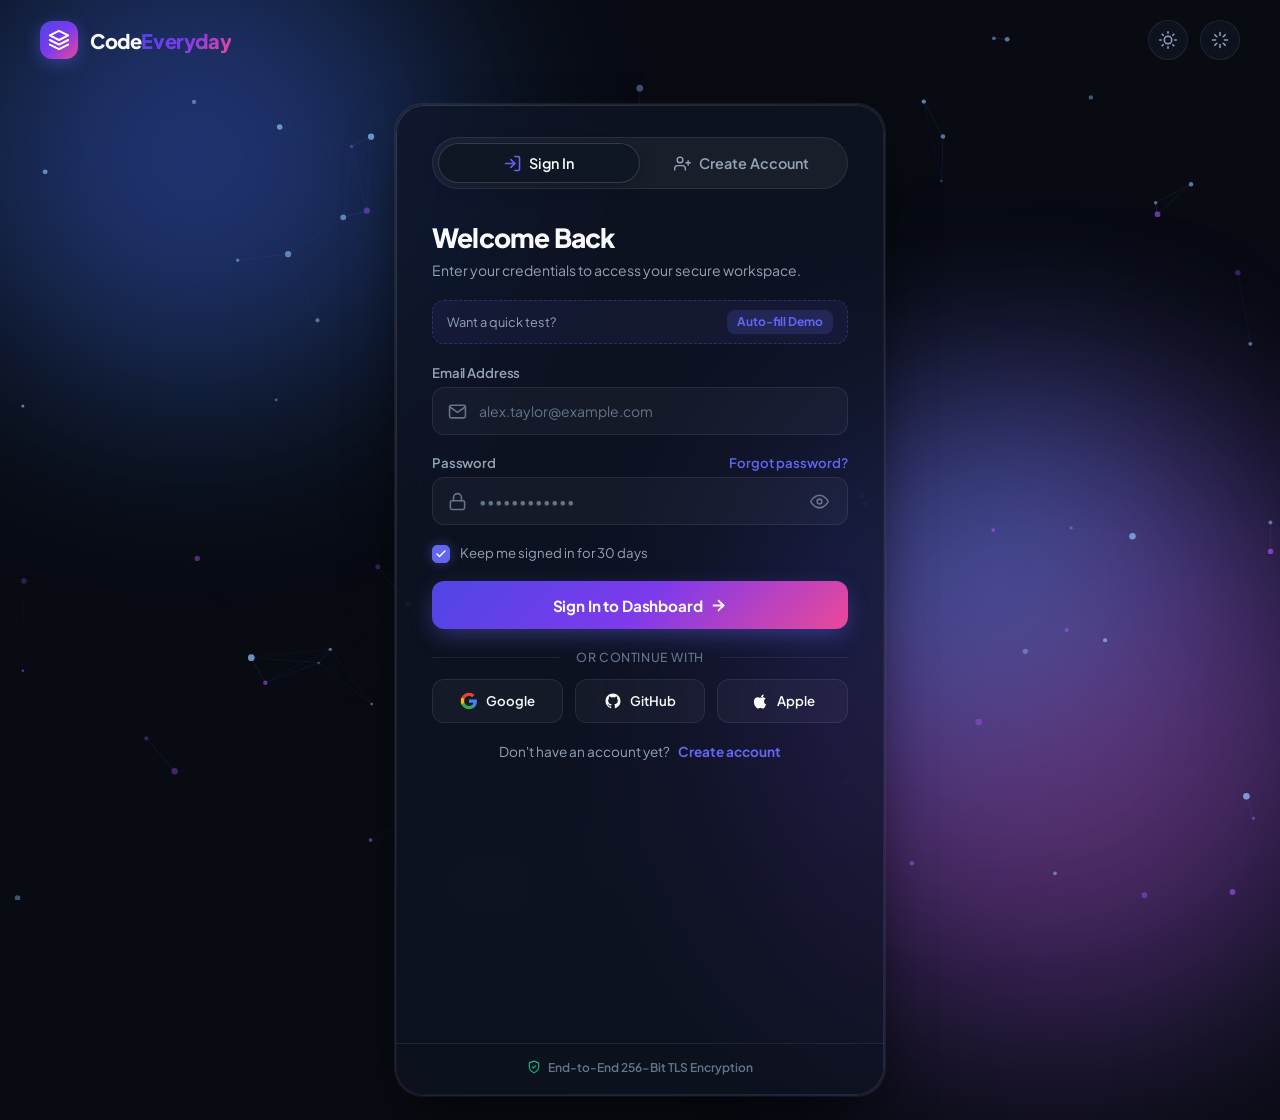
<file: index.html>
<!DOCTYPE html>
<html lang="en">
<head>
  <meta charset="UTF-8">
  <meta name="viewport" content="width=device-width, initial-scale=1.0">
  <title>Code Everyday • Daily Programming Challenges & Streaks</title>
  <link rel="preconnect" href="https://fonts.googleapis.com">
  <link rel="preconnect" href="https://fonts.gstatic.com" crossorigin>
  <link href="https://fonts.googleapis.com/css2?family=Plus+Jakarta+Sans:wght@300;400;500;600;700;800&display=swap" rel="stylesheet">
  <link rel="stylesheet" href="css/style.css">
</head>
<body class="theme-dark">
  <!-- Interactive Canvas Particle Background -->
  <canvas id="particleCanvas" class="particle-canvas" aria-hidden="true"></canvas>

  <!-- Ambient Glowing Aurora Orbs (Smooth CSS Keyframe Animation) -->
  <div class="ambient-glow glow-1" aria-hidden="true"></div>
  <div class="ambient-glow glow-2" aria-hidden="true"></div>
  <div class="ambient-glow glow-3" aria-hidden="true"></div>

  <!-- Top Navigation & Controls -->
  <header class="portal-header">
    <div class="brand">
      <div class="brand-icon">
        <svg viewBox="0 0 24 24" fill="none" stroke="currentColor" stroke-width="2.2" stroke-linecap="round" stroke-linejoin="round">
          <polygon points="12 2 2 7 12 12 22 7 12 2"></polygon>
          <polyline points="2 17 12 22 22 17"></polyline>
          <polyline points="2 12 12 17 22 12"></polyline>
        </svg>
      </div>
      <span class="brand-name">Code<span class="gradient-text">Everyday</span></span>
    </div>

    <div class="header-actions">
      <!-- Theme Switcher -->
      <button id="themeToggle" class="icon-btn" title="Toggle Theme" aria-label="Toggle Theme">
        <svg class="sun-icon" viewBox="0 0 24 24" fill="none" stroke="currentColor" stroke-width="2" stroke-linecap="round" stroke-linejoin="round">
          <circle cx="12" cy="12" r="5"></circle>
          <line x1="12" y1="1" x2="12" y2="3"></line>
          <line x1="12" y1="21" x2="12" y2="23"></line>
          <line x1="4.22" y1="4.22" x2="5.64" y2="5.64"></line>
          <line x1="18.36" y1="18.36" x2="19.78" y2="19.78"></line>
          <line x1="1" y1="12" x2="3" y2="12"></line>
          <line x1="21" y1="12" x2="23" y2="12"></line>
          <line x1="4.22" y1="19.78" x2="5.64" y2="18.36"></line>
          <line x1="18.36" y1="5.64" x2="19.78" y2="4.22"></line>
        </svg>
        <svg class="moon-icon" viewBox="0 0 24 24" fill="none" stroke="currentColor" stroke-width="2" stroke-linecap="round" stroke-linejoin="round">
          <path d="M21 12.79A9 9 0 1 1 11.21 3 7 7 0 0 0 21 12.79z"></path>
        </svg>
      </button>

      <!-- Animation Effect Switcher -->
      <button id="animToggle" class="icon-btn" title="Toggle Particle Intensity" aria-label="Toggle Animation">
        <svg viewBox="0 0 24 24" fill="none" stroke="currentColor" stroke-width="2" stroke-linecap="round" stroke-linejoin="round">
          <path d="M12 2v4M12 18v4M4.93 4.93l2.83 2.83M16.24 16.24l2.83 2.83M2 12h4M18 12h4M4.93 19.07l2.83-2.83M16.24 7.76l2.83-2.83"></path>
        </svg>
      </button>
    </div>
  </header>

  <!-- Main Portal Layout -->
  <main class="portal-main">
    <!-- 3D Tilt Card Wrapper -->
    <div class="tilt-container" id="tiltContainer">
      <div class="auth-card" id="authCard">
        <!-- Specular Highlight Sheen Overlay for 3D Tilt -->
        <div class="glare-effect" id="cardGlare" aria-hidden="true"></div>

        <!-- Card Header & Navigation Tabs -->
        <div class="card-top">
          <div class="tab-switcher" role="tablist">
            <div class="tab-slider" id="tabSlider" aria-hidden="true"></div>
            <button class="tab-btn active" id="tabLogin" role="tab" aria-selected="true" aria-controls="loginPanel">
              <svg viewBox="0 0 24 24" fill="none" stroke="currentColor" stroke-width="2" stroke-linecap="round" stroke-linejoin="round">
                <path d="M15 3h4a2 2 0 0 1 2 2v14a2 2 0 0 1-2 2h-4"></path>
                <polyline points="10 17 15 12 10 7"></polyline>
                <line x1="15" y1="12" x2="3" y2="12"></line>
              </svg>
              Sign In
            </button>
            <button class="tab-btn" id="tabRegister" role="tab" aria-selected="false" aria-controls="registerPanel">
              <svg viewBox="0 0 24 24" fill="none" stroke="currentColor" stroke-width="2" stroke-linecap="round" stroke-linejoin="round">
                <path d="M16 21v-2a4 4 0 0 0-4-4H5a4 4 0 0 0-4 4v2"></path>
                <circle cx="8.5" cy="7" r="4"></circle>
                <line x1="20" y1="8" x2="20" y2="14"></line>
                <line x1="23" y1="11" x2="17" y2="11"></line>
              </svg>
              Create Account
            </button>
          </div>
        </div>

        <!-- Sliding Forms Viewport -->
        <div class="forms-viewport">
          <div class="forms-track" id="formsTrack">
            
            <!-- ================= LOGIN FORM ================= -->
            <section class="form-panel" id="loginPanel" role="tabpanel" aria-labelledby="tabLogin">
              <div class="form-intro">
                <h1 class="form-title">Welcome Back</h1>
                <p class="form-subtitle">Enter your credentials to access your secure workspace.</p>
              </div>

              <!-- Quick Demo Autofill Pill -->
              <div class="quick-demo-banner">
                <span>Want a quick test?</span>
                <button type="button" class="btn-demo" id="fillDemoLogin">Auto-fill Demo</button>
              </div>

              <form id="loginForm" class="auth-form" novalidate>
                <!-- Email Field -->
                <div class="input-group">
                  <label for="loginEmail" class="input-label">Email Address</label>
                  <div class="input-wrapper">
                    <span class="input-icon">
                      <svg viewBox="0 0 24 24" fill="none" stroke="currentColor" stroke-width="2" stroke-linecap="round" stroke-linejoin="round">
                        <path d="M4 4h16c1.1 0 2 .9 2 2v12c0 1.1-.9 2-2 2H4c-1.1 0-2-.9-2-2V6c0-1.1.9-2 2-2z"></path>
                        <polyline points="22,6 12,13 2,6"></polyline>
                      </svg>
                    </span>
                    <input type="email" id="loginEmail" class="form-input" placeholder="alex.taylor@example.com" autocomplete="email" required>
                    <span class="status-indicator"></span>
                  </div>
                  <span class="field-error" id="loginEmailError"></span>
                </div>

                <!-- Password Field -->
                <div class="input-group">
                  <div class="label-row">
                    <label for="loginPassword" class="input-label">Password</label>
                    <button type="button" class="link-btn" id="openForgotModal">Forgot password?</button>
                  </div>
                  <div class="input-wrapper">
                    <span class="input-icon">
                      <svg viewBox="0 0 24 24" fill="none" stroke="currentColor" stroke-width="2" stroke-linecap="round" stroke-linejoin="round">
                        <rect x="3" y="11" width="18" height="11" rx="2" ry="2"></rect>
                        <path d="M7 11V7a5 5 0 0 1 10 0v4"></path>
                      </svg>
                    </span>
                    <input type="password" id="loginPassword" class="form-input" placeholder="••••••••••••" autocomplete="current-password" required>
                    <button type="button" class="toggle-password" aria-label="Toggle password visibility" data-target="loginPassword">
                      <svg class="eye-show" viewBox="0 0 24 24" fill="none" stroke="currentColor" stroke-width="2" stroke-linecap="round" stroke-linejoin="round">
                        <path d="M1 12s4-8 11-8 11 8 11 8-4 8-11 8-11-8-11-8z"></path>
                        <circle cx="12" cy="12" r="3"></circle>
                      </svg>
                      <svg class="eye-hide" viewBox="0 0 24 24" fill="none" stroke="currentColor" stroke-width="2" stroke-linecap="round" stroke-linejoin="round">
                        <path d="M17.94 17.94A10.07 10.07 0 0 1 12 20c-7 0-11-8-11-8a18.45 18.45 0 0 1 5.06-5.94M9.9 4.24A9.12 9.12 0 0 1 12 4c7 0 11 8 11 8a18.5 18.5 0 0 1-2.16 3.19m-6.72-1.07a3 3 0 1 1-4.24-4.24"></path>
                        <line x1="1" y1="1" x2="23" y2="23"></line>
                      </svg>
                    </button>
                  </div>
                  <span class="field-error" id="loginPasswordError"></span>
                </div>

                <!-- Remember Me & Options -->
                <div class="form-options">
                  <label class="custom-checkbox">
                    <input type="checkbox" id="loginRemember" checked>
                    <span class="checkbox-box">
                      <svg viewBox="0 0 24 24" fill="none" stroke="currentColor" stroke-width="3" stroke-linecap="round" stroke-linejoin="round">
                        <polyline points="20 6 9 17 4 12"></polyline>
                      </svg>
                    </span>
                    <span class="checkbox-label">Keep me signed in for 30 days</span>
                  </label>
                </div>

                <!-- Submit Button -->
                <button type="submit" class="btn-primary" id="loginSubmit">
                  <span class="btn-content">
                    <span>Sign In to Dashboard</span>
                    <svg class="btn-arrow" viewBox="0 0 24 24" fill="none" stroke="currentColor" stroke-width="2.5" stroke-linecap="round" stroke-linejoin="round">
                      <line x1="5" y1="12" x2="19" y2="12"></line>
                      <polyline points="12 5 19 12 12 19"></polyline>
                    </svg>
                  </span>
                  <div class="btn-spinner" aria-hidden="true"></div>
                </button>
              </form>

              <!-- Social Login Divider -->
              <div class="divider">
                <span>or continue with</span>
              </div>

              <!-- Social Login Buttons -->
              <div class="social-grid">
                <button type="button" class="social-btn" data-provider="Google" aria-label="Sign in with Google">
                  <svg viewBox="0 0 24 24">
                    <path fill="#4285F4" d="M22.56 12.25c0-.78-.07-1.53-.2-2.25H12v4.26h5.92c-.26 1.37-1.04 2.53-2.21 3.31v2.77h3.57c2.08-1.92 3.28-4.74 3.28-8.09z"/>
                    <path fill="#34A853" d="M12 23c2.97 0 5.46-.98 7.28-2.66l-3.57-2.77c-.98.66-2.23 1.06-3.71 1.06-2.86 0-5.29-1.93-6.16-4.53H2.18v2.84C3.99 20.53 7.7 23 12 23z"/>
                    <path fill="#FBBC05" d="M5.84 14.09c-.22-.66-.35-1.36-.35-2.09s.13-1.43.35-2.09V7.06H2.18C1.43 8.55 1 10.22 1 12s.43 3.45 1.18 4.94l2.85-2.22.81-.63z"/>
                    <path fill="#EA4335" d="M12 5.38c1.62 0 3.06.56 4.21 1.64l3.15-3.15C17.45 2.09 14.97 1 12 1 7.7 1 3.99 3.47 2.18 7.06l3.66 2.84c.87-2.6 3.3-4.52 6.16-4.52z"/>
                  </svg>
                  <span>Google</span>
                </button>
                <button type="button" class="social-btn" data-provider="GitHub" aria-label="Sign in with GitHub">
                  <svg viewBox="0 0 24 24" fill="currentColor">
                    <path fill-rule="evenodd" clip-rule="evenodd" d="M12 2C6.477 2 2 6.484 2 12.017c0 4.425 2.865 8.18 6.839 9.504.5.092.682-.217.682-.483 0-.237-.008-.868-.013-1.703-2.782.605-3.369-1.343-3.369-1.343-.454-1.158-1.11-1.466-1.11-1.466-.908-.62.069-.608.069-.608 1.003.07 1.53 1.032 1.53 1.032.892 1.53 2.341 1.088 2.91.832.092-.647.35-1.088.636-1.338-2.22-.253-4.555-1.113-4.555-4.951 0-1.093.39-1.988 1.029-2.688-.103-.253-.446-1.272.098-2.65 0 0 .84-.27 2.75 1.026A9.564 9.564 0 0112 6.844c.85.004 1.705.115 2.504.337 1.909-1.296 2.747-1.027 2.747-1.027.546 1.379.202 2.398.1 2.651.64.7 1.028 1.595 1.028 2.688 0 3.848-2.339 4.695-4.566 4.943.359.309.678.92.678 1.855 0 1.338-.012 2.419-.012 2.747 0 .268.18.58.688.482A10.019 10.019 0 0022 12.017C22 6.484 17.522 2 12 2z"/>
                  </svg>
                  <span>GitHub</span>
                </button>
                <button type="button" class="social-btn" data-provider="Apple" aria-label="Sign in with Apple">
                  <svg viewBox="0 0 24 24" fill="currentColor">
                    <path d="M18.71 19.5c-.83 1.24-1.71 2.45-3.05 2.47-1.34.03-1.77-.79-3.29-.79-1.53 0-2 .77-3.27.82-1.31.05-2.3-1.32-3.14-2.53C4.25 17 2.94 12.45 4.7 9.39c.87-1.52 2.43-2.48 4.12-2.51 1.28-.02 2.5.87 3.29.87.78 0 2.26-1.07 3.81-.91.65.03 2.47.26 3.64 1.98-.09.06-2.17 1.28-2.15 3.81.03 3.02 2.65 4.03 2.68 4.04-.03.07-.42 1.44-1.38 2.83M15.97 6.37c.63-.77 1.06-1.84.95-2.91-.91.04-2.02.61-2.67 1.37-.58.67-1.09 1.76-.95 2.81 1.02.08 2.04-.5 2.67-1.27z"/>
                  </svg>
                  <span>Apple</span>
                </button>
              </div>

              <!-- Switch Prompter -->
              <div class="switch-prompt">
                <span>Don't have an account yet?</span>
                <button type="button" class="link-btn-highlight" id="linkToRegister">Create account</button>
              </div>
            </section>

            <!-- ================= REGISTER FORM ================= -->
            <section class="form-panel" id="registerPanel" role="tabpanel" aria-labelledby="tabRegister">
              <div class="form-intro">
                <h1 class="form-title">Start Your Journey</h1>
                <p class="form-subtitle">Join thousands of creators building high-performance apps.</p>
              </div>

              <!-- Quick Demo Autofill Pill -->
              <div class="quick-demo-banner">
                <span>Fill sample data?</span>
                <button type="button" class="btn-demo" id="fillDemoRegister">Auto-fill Demo</button>
              </div>

              <form id="registerForm" class="auth-form" novalidate>
                <!-- Full Name Field -->
                <div class="input-group">
                  <label for="regName" class="input-label">Full Name</label>
                  <div class="input-wrapper">
                    <span class="input-icon">
                      <svg viewBox="0 0 24 24" fill="none" stroke="currentColor" stroke-width="2" stroke-linecap="round" stroke-linejoin="round">
                        <path d="M20 21v-2a4 4 0 0 0-4-4H8a4 4 0 0 0-4 4v2"></path>
                        <circle cx="12" cy="7" r="4"></circle>
                      </svg>
                    </span>
                    <input type="text" id="regName" class="form-input" placeholder="Sarah Jenkins" autocomplete="name" required>
                    <span class="status-indicator"></span>
                  </div>
                  <span class="field-error" id="regNameError"></span>
                </div>

                <!-- Email Field -->
                <div class="input-group">
                  <label for="regEmail" class="input-label">Work Email</label>
                  <div class="input-wrapper">
                    <span class="input-icon">
                      <svg viewBox="0 0 24 24" fill="none" stroke="currentColor" stroke-width="2" stroke-linecap="round" stroke-linejoin="round">
                        <path d="M4 4h16c1.1 0 2 .9 2 2v12c0 1.1-.9 2-2 2H4c-1.1 0-2-.9-2-2V6c0-1.1.9-2 2-2z"></path>
                        <polyline points="22,6 12,13 2,6"></polyline>
                      </svg>
                    </span>
                    <input type="email" id="regEmail" class="form-input" placeholder="sarah@company.com" autocomplete="email" required>
                    <span class="status-indicator"></span>
                  </div>
                  <span class="field-error" id="regEmailError"></span>
                </div>

                <!-- Password Field with Realtime Strength Meter -->
                <div class="input-group">
                  <label for="regPassword" class="input-label">Create Password</label>
                  <div class="input-wrapper">
                    <span class="input-icon">
                      <svg viewBox="0 0 24 24" fill="none" stroke="currentColor" stroke-width="2" stroke-linecap="round" stroke-linejoin="round">
                        <rect x="3" y="11" width="18" height="11" rx="2" ry="2"></rect>
                        <path d="M7 11V7a5 5 0 0 1 10 0v4"></path>
                      </svg>
                    </span>
                    <input type="password" id="regPassword" class="form-input" placeholder="At least 8 characters" autocomplete="new-password" required>
                    <button type="button" class="toggle-password" aria-label="Toggle password visibility" data-target="regPassword">
                      <svg class="eye-show" viewBox="0 0 24 24" fill="none" stroke="currentColor" stroke-width="2" stroke-linecap="round" stroke-linejoin="round">
                        <path d="M1 12s4-8 11-8 11 8 11 8-4 8-11 8-11-8-11-8z"></path>
                        <circle cx="12" cy="12" r="3"></circle>
                      </svg>
                      <svg class="eye-hide" viewBox="0 0 24 24" fill="none" stroke="currentColor" stroke-width="2" stroke-linecap="round" stroke-linejoin="round">
                        <path d="M17.94 17.94A10.07 10.07 0 0 1 12 20c-7 0-11-8-11-8a18.45 18.45 0 0 1 5.06-5.94M9.9 4.24A9.12 9.12 0 0 1 12 4c7 0 11 8 11 8a18.5 18.5 0 0 1-2.16 3.19m-6.72-1.07a3 3 0 1 1-4.24-4.24"></path>
                        <line x1="1" y1="1" x2="23" y2="23"></line>
                      </svg>
                    </button>
                  </div>
                  <span class="field-error" id="regPasswordError"></span>

                  <!-- Dynamic Strength Meter -->
                  <div class="strength-meter-container" id="strengthMeter">
                    <div class="strength-bar-track">
                      <div class="strength-bar-fill" id="strengthFill"></div>
                    </div>
                    <div class="strength-meta">
                      <span class="strength-label">Security Level:</span>
                      <span class="strength-status" id="strengthText">Empty</span>
                    </div>

                    <!-- Visual Requirements Checklist -->
                    <div class="strength-rules">
                      <span class="rule-chip" id="ruleLength">
                        <svg viewBox="0 0 24 24" fill="none" stroke="currentColor" stroke-width="3"><polyline points="20 6 9 17 4 12"/></svg>
                        8+ chars
                      </span>
                      <span class="rule-chip" id="ruleUpper">
                        <svg viewBox="0 0 24 24" fill="none" stroke="currentColor" stroke-width="3"><polyline points="20 6 9 17 4 12"/></svg>
                        Uppercase
                      </span>
                      <span class="rule-chip" id="ruleNumber">
                        <svg viewBox="0 0 24 24" fill="none" stroke="currentColor" stroke-width="3"><polyline points="20 6 9 17 4 12"/></svg>
                        Number
                      </span>
                      <span class="rule-chip" id="ruleSpecial">
                        <svg viewBox="0 0 24 24" fill="none" stroke="currentColor" stroke-width="3"><polyline points="20 6 9 17 4 12"/></svg>
                        Symbol
                      </span>
                    </div>
                  </div>
                </div>

                <!-- Confirm Password -->
                <div class="input-group">
                  <label for="regConfirmPassword" class="input-label">Confirm Password</label>
                  <div class="input-wrapper">
                    <span class="input-icon">
                      <svg viewBox="0 0 24 24" fill="none" stroke="currentColor" stroke-width="2" stroke-linecap="round" stroke-linejoin="round">
                        <path d="M12 22s8-4 8-10V5l-8-3-8 3v7c0 6 8 10 8 10z"></path>
                      </svg>
                    </span>
                    <input type="password" id="regConfirmPassword" class="form-input" placeholder="Repeat your password" autocomplete="new-password" required>
                    <span class="status-indicator" id="confirmStatus"></span>
                  </div>
                  <span class="field-error" id="regConfirmPasswordError"></span>
                </div>

                <!-- Terms and Privacy Checkbox -->
                <div class="form-options">
                  <label class="custom-checkbox">
                    <input type="checkbox" id="regTerms" required>
                    <span class="checkbox-box">
                      <svg viewBox="0 0 24 24" fill="none" stroke="currentColor" stroke-width="3" stroke-linecap="round" stroke-linejoin="round">
                        <polyline points="20 6 9 17 4 12"></polyline>
                      </svg>
                    </span>
                    <span class="checkbox-label">
                      I agree to the <a href="#terms" class="legal-link">Terms of Service</a> and <a href="#privacy" class="legal-link">Privacy Policy</a>
                    </span>
                  </label>
                  <span class="field-error" id="regTermsError"></span>
                </div>

                <!-- Submit Button -->
                <button type="submit" class="btn-primary" id="regSubmit">
                  <span class="btn-content">
                    <span>Create Your Account</span>
                    <svg class="btn-arrow" viewBox="0 0 24 24" fill="none" stroke="currentColor" stroke-width="2.5" stroke-linecap="round" stroke-linejoin="round">
                      <line x1="5" y1="12" x2="19" y2="12"></line>
                      <polyline points="12 5 19 12 12 19"></polyline>
                    </svg>
                  </span>
                  <div class="btn-spinner" aria-hidden="true"></div>
                </button>
              </form>

              <!-- Social Login Divider -->
              <div class="divider">
                <span>or register with</span>
              </div>

              <!-- Social Login Buttons -->
              <div class="social-grid">
                <button type="button" class="social-btn" data-provider="Google" aria-label="Sign up with Google">
                  <svg viewBox="0 0 24 24">
                    <path fill="#4285F4" d="M22.56 12.25c0-.78-.07-1.53-.2-2.25H12v4.26h5.92c-.26 1.37-1.04 2.53-2.21 3.31v2.77h3.57c2.08-1.92 3.28-4.74 3.28-8.09z"/>
                    <path fill="#34A853" d="M12 23c2.97 0 5.46-.98 7.28-2.66l-3.57-2.77c-.98.66-2.23 1.06-3.71 1.06-2.86 0-5.29-1.93-6.16-4.53H2.18v2.84C3.99 20.53 7.7 23 12 23z"/>
                    <path fill="#FBBC05" d="M5.84 14.09c-.22-.66-.35-1.36-.35-2.09s.13-1.43.35-2.09V7.06H2.18C1.43 8.55 1 10.22 1 12s.43 3.45 1.18 4.94l2.85-2.22.81-.63z"/>
                    <path fill="#EA4335" d="M12 5.38c1.62 0 3.06.56 4.21 1.64l3.15-3.15C17.45 2.09 14.97 1 12 1 7.7 1 3.99 3.47 2.18 7.06l3.66 2.84c.87-2.6 3.3-4.52 6.16-4.52z"/>
                  </svg>
                  <span>Google</span>
                </button>
                <button type="button" class="social-btn" data-provider="GitHub" aria-label="Sign up with GitHub">
                  <svg viewBox="0 0 24 24" fill="currentColor">
                    <path fill-rule="evenodd" clip-rule="evenodd" d="M12 2C6.477 2 2 6.484 2 12.017c0 4.425 2.865 8.18 6.839 9.504.5.092.682-.217.682-.483 0-.237-.008-.868-.013-1.703-2.782.605-3.369-1.343-3.369-1.343-.454-1.158-1.11-1.466-1.11-1.466-.908-.62.069-.608.069-.608 1.003.07 1.53 1.032 1.53 1.032.892 1.53 2.341 1.088 2.91.832.092-.647.35-1.088.636-1.338-2.22-.253-4.555-1.113-4.555-4.951 0-1.093.39-1.988 1.029-2.688-.103-.253-.446-1.272.098-2.65 0 0 .84-.27 2.75 1.026A9.564 9.564 0 0112 6.844c.85.004 1.705.115 2.504.337 1.909-1.296 2.747-1.027 2.747-1.027.546 1.379.202 2.398.1 2.651.64.7 1.028 1.595 1.028 2.688 0 3.848-2.339 4.695-4.566 4.943.359.309.678.92.678 1.855 0 1.338-.012 2.419-.012 2.747 0 .268.18.58.688.482A10.019 10.019 0 0022 12.017C22 6.484 17.522 2 12 2z"/>
                  </svg>
                  <span>GitHub</span>
                </button>
                <button type="button" class="social-btn" data-provider="Apple" aria-label="Sign up with Apple">
                  <svg viewBox="0 0 24 24" fill="currentColor">
                    <path d="M18.71 19.5c-.83 1.24-1.71 2.45-3.05 2.47-1.34.03-1.77-.79-3.29-.79-1.53 0-2 .77-3.27.82-1.31.05-2.3-1.32-3.14-2.53C4.25 17 2.94 12.45 4.7 9.39c.87-1.52 2.43-2.48 4.12-2.51 1.28-.02 2.5.87 3.29.87.78 0 2.26-1.07 3.81-.91.65.03 2.47.26 3.64 1.98-.09.06-2.17 1.28-2.15 3.81.03 3.02 2.65 4.03 2.68 4.04-.03.07-.42 1.44-1.38 2.83M15.97 6.37c.63-.77 1.06-1.84.95-2.91-.91.04-2.02.61-2.67 1.37-.58.67-1.09 1.76-.95 2.81 1.02.08 2.04-.5 2.67-1.27z"/>
                  </svg>
                  <span>Apple</span>
                </button>
              </div>

              <!-- Switch Prompter -->
              <div class="switch-prompt">
                <span>Already have an account?</span>
                <button type="button" class="link-btn-highlight" id="linkToLogin">Sign in instead</button>
              </div>
            </section>

          </div>
        </div>

        <!-- Security Badge in Card Footer -->
        <div class="card-footer">
          <div class="security-badge">
            <svg viewBox="0 0 24 24" fill="none" stroke="currentColor" stroke-width="2" stroke-linecap="round" stroke-linejoin="round">
              <path d="M12 22s8-4 8-10V5l-8-3-8 3v7c0 6 8 10 8 10z"></path>
              <polyline points="9 12 11 14 15 10"></polyline>
            </svg>
            <span>End-to-End 256-Bit TLS Encryption</span>
          </div>
        </div>

      </div>
    </div>
  </main>

  <!-- ================= FORGOT PASSWORD MODAL ================= -->
  <div class="modal-backdrop" id="forgotModal" aria-hidden="true" role="dialog" aria-modal="true" aria-labelledby="modalTitle">
    <div class="modal-card">
      <button type="button" class="modal-close" id="closeForgotModal" aria-label="Close dialog">
        <svg viewBox="0 0 24 24" fill="none" stroke="currentColor" stroke-width="2.5" stroke-linecap="round" stroke-linejoin="round">
          <line x1="18" y1="6" x2="6" y2="18"></line>
          <line x1="6" y1="6" x2="18" y2="18"></line>
        </svg>
      </button>

      <div class="modal-header">
        <div class="modal-icon-badge">
          <svg viewBox="0 0 24 24" fill="none" stroke="currentColor" stroke-width="2" stroke-linecap="round" stroke-linejoin="round">
            <rect x="3" y="11" width="18" height="11" rx="2" ry="2"></rect>
            <path d="M7 11V7a5 5 0 0 1 10 0v4"></path>
          </svg>
        </div>
        <h2 class="modal-title" id="modalTitle">Reset Password</h2>
        <p class="modal-subtitle">Enter your registered email address and we'll dispatch a secure recovery code.</p>
      </div>

      <form id="forgotForm" class="modal-form" novalidate>
        <div class="input-group">
          <label for="resetEmail" class="input-label">Email Address</label>
          <div class="input-wrapper">
            <span class="input-icon">
              <svg viewBox="0 0 24 24" fill="none" stroke="currentColor" stroke-width="2" stroke-linecap="round" stroke-linejoin="round">
                <path d="M4 4h16c1.1 0 2 .9 2 2v12c0 1.1-.9 2-2 2H4c-1.1 0-2-.9-2-2V6c0-1.1.9-2 2-2z"></path>
                <polyline points="22,6 12,13 2,6"></polyline>
              </svg>
            </span>
            <input type="email" id="resetEmail" class="form-input" placeholder="you@domain.com" required>
          </div>
          <span class="field-error" id="resetEmailError"></span>
        </div>

        <button type="submit" class="btn-primary" id="resetSubmit">
          <span class="btn-content">Send Verification Link</span>
          <div class="btn-spinner" aria-hidden="true"></div>
        </button>
      </form>
    </div>
  </div>

  <!-- ================= TOAST NOTIFICATION STACK ================= -->
  <div class="toast-container" id="toastContainer" aria-live="polite"></div>

  <!-- Scripts -->
  <script src="js/particles.js"></script>
  <script src="js/tilt.js"></script>
  <script src="js/app.js"></script>
</body>
</html>
</file>
<file: css/style.css>
/* ==========================================================================
   Account Portal • Modern Responsive Authentication Design System
   Hardware-accelerated animations, glassmorphism, fluid typography, 60 FPS
   ========================================================================== */

:root {
  /* Color Palette - Dark Theme (Default) */
  --bg-main: #080b12;
  --bg-surface: rgba(16, 22, 36, 0.75);
  --bg-surface-opaque: #0f1624;
  --bg-input: rgba(255, 255, 255, 0.035);
  --bg-input-focus: rgba(255, 255, 255, 0.065);
  --bg-hover: rgba(255, 255, 255, 0.07);
  --bg-pill: rgba(255, 255, 255, 0.05);

  --border-light: rgba(255, 255, 255, 0.08);
  --border-medium: rgba(255, 255, 255, 0.15);
  --border-focus: rgba(99, 102, 241, 0.65);

  --text-primary: #f8fafc;
  --text-secondary: #94a3b8;
  --text-muted: #64748b;
  --text-inverse: #0f172a;

  /* Vibrant Neon Gradients & Accents */
  --gradient-primary: linear-gradient(135deg, #4f46e5 0%, #7c3aed 50%, #ec4899 100%);
  --gradient-glow: linear-gradient(135deg, rgba(79, 70, 229, 0.4), rgba(236, 72, 153, 0.4));
  --accent-cyan: #06b6d4;
  --accent-indigo: #6366f1;
  --accent-pink: #ec4899;
  --accent-success: #10b981;
  --accent-warning: #f59e0b;
  --accent-error: #ef4444;

  /* Shadows & Glassmorphic Depth */
  --shadow-card: 0 25px 60px -15px rgba(0, 0, 0, 0.65), 0 0 0 1px rgba(255, 255, 255, 0.08);
  --shadow-glow: 0 0 35px rgba(99, 102, 241, 0.35);
  --shadow-btn: 0 8px 25px -4px rgba(99, 102, 241, 0.45);

  /* Dimensions & Curves */
  --radius-sm: 8px;
  --radius-md: 12px;
  --radius-lg: 20px;
  --radius-xl: 28px;
  --radius-pill: 9999px;

  /* Transitions */
  --ease-spring: cubic-bezier(0.34, 1.56, 0.64, 1);
  --ease-smooth: cubic-bezier(0.16, 1, 0.3, 1);
  --duration-fast: 0.2s;
  --duration-normal: 0.35s;
  --duration-slow: 0.6s;
}

/* Light Theme Variables */
body.theme-light {
  --bg-main: #f1f5f9;
  --bg-surface: rgba(255, 255, 255, 0.85);
  --bg-surface-opaque: #ffffff;
  --bg-input: rgba(0, 0, 0, 0.03);
  --bg-input-focus: rgba(0, 0, 0, 0.05);
  --bg-hover: rgba(0, 0, 0, 0.04);
  --bg-pill: rgba(0, 0, 0, 0.04);

  --border-light: rgba(0, 0, 0, 0.09);
  --border-medium: rgba(0, 0, 0, 0.16);
  --border-focus: rgba(79, 70, 229, 0.7);

  --text-primary: #0f172a;
  --text-secondary: #475569;
  --text-muted: #64748b;
  --text-inverse: #f8fafc;

  --shadow-card: 0 25px 60px -15px rgba(15, 23, 42, 0.12), 0 0 0 1px rgba(0, 0, 0, 0.06);
  --shadow-glow: 0 0 35px rgba(79, 70, 229, 0.2);
  --shadow-btn: 0 8px 25px -4px rgba(79, 70, 229, 0.35);
}

/* Base Reset & Typography */
*, *::before, *::after {
  box-sizing: border-box;
  margin: 0;
  padding: 0;
  -webkit-font-smoothing: antialiased;
  -moz-osx-font-smoothing: grayscale;
}

html, body {
  min-height: 100vh;
  font-family: 'Plus Jakarta Sans', system-ui, -apple-system, sans-serif;
  background-color: var(--bg-main);
  color: var(--text-primary);
  overflow-x: hidden;
  position: relative;
  transition: background-color var(--duration-normal) ease, color var(--duration-normal) ease;
}

/* ==========================================================================
   Animated Background Elements (Canvas + Moving Glowing Mesh Blobs)
   ========================================================================== */
.particle-canvas {
  position: fixed;
  inset: 0;
  width: 100vw;
  height: 100vh;
  pointer-events: none;
  z-index: 1;
}

.ambient-glow {
  position: fixed;
  border-radius: 50%;
  filter: blur(110px);
  opacity: 0.45;
  pointer-events: none;
  z-index: 0;
  will-change: transform;
}

.glow-1 {
  width: 550px;
  height: 550px;
  top: -120px;
  left: -80px;
  background: radial-gradient(circle, #4f46e5 0%, #3b82f6 50%, transparent 70%);
  animation: floatOrb1 22s ease-in-out infinite alternate;
}

.glow-2 {
  width: 650px;
  height: 650px;
  bottom: -150px;
  right: -100px;
  background: radial-gradient(circle, #ec4899 0%, #8b5cf6 60%, transparent 70%);
  animation: floatOrb2 26s ease-in-out infinite alternate;
}

.glow-3 {
  width: 450px;
  height: 450px;
  top: 40%;
  left: 60%;
  background: radial-gradient(circle, #06b6d4 0%, #6366f1 50%, transparent 70%);
  animation: floatOrb3 18s ease-in-out infinite alternate;
}

@keyframes floatOrb1 {
  0% { transform: translate3d(0, 0, 0) scale(1); }
  50% { transform: translate3d(140px, 80px, 0) scale(1.18); }
  100% { transform: translate3d(60px, 160px, 0) scale(0.95); }
}

@keyframes floatOrb2 {
  0% { transform: translate3d(0, 0, 0) scale(1); }
  50% { transform: translate3d(-120px, -100px, 0) scale(1.15); }
  100% { transform: translate3d(-60px, -180px, 0) scale(0.9); }
}

@keyframes floatOrb3 {
  0% { transform: translate3d(0, 0, 0) scale(0.9); }
  50% { transform: translate3d(-160px, 60px, 0) scale(1.22); }
  100% { transform: translate3d(80px, -90px, 0) scale(1.05); }
}

/* ==========================================================================
   Header & Action Bar
   ========================================================================== */
.portal-header {
  position: relative;
  z-index: 10;
  display: flex;
  align-items: center;
  justify-content: space-between;
  padding: 1.25rem 2.5rem;
  max-width: 1400px;
  margin: 0 auto;
}

.brand {
  display: flex;
  align-items: center;
  gap: 0.75rem;
  user-select: none;
}

.brand-icon {
  width: 38px;
  height: 38px;
  border-radius: var(--radius-md);
  background: var(--gradient-primary);
  display: flex;
  align-items: center;
  justify-content: center;
  color: #fff;
  box-shadow: 0 4px 15px rgba(99, 102, 241, 0.4);
  transition: transform var(--duration-fast) var(--ease-spring);
}

.brand:hover .brand-icon {
  transform: rotate(6deg) scale(1.05);
}

.brand-icon svg {
  width: 22px;
  height: 22px;
}

.brand-name {
  font-size: 1.25rem;
  font-weight: 800;
  letter-spacing: -0.02em;
}

.gradient-text {
  background: var(--gradient-primary);
  -webkit-background-clip: text;
  -webkit-text-fill-color: transparent;
}

.badge {
  font-size: 0.65rem;
  font-weight: 700;
  letter-spacing: 0.05em;
  padding: 0.2rem 0.5rem;
  border-radius: var(--radius-pill);
  background: rgba(99, 102, 241, 0.15);
  color: var(--accent-indigo);
  border: 1px solid rgba(99, 102, 241, 0.3);
}

.header-actions {
  display: flex;
  align-items: center;
  gap: 0.75rem;
}

.icon-btn {
  width: 40px;
  height: 40px;
  border-radius: var(--radius-pill);
  border: 1px solid var(--border-light);
  background: var(--bg-surface);
  color: var(--text-secondary);
  display: flex;
  align-items: center;
  justify-content: center;
  cursor: pointer;
  backdrop-filter: blur(12px);
  transition: all var(--duration-fast) ease;
}

.icon-btn:hover {
  background: var(--bg-hover);
  color: var(--text-primary);
  border-color: var(--border-medium);
  transform: translateY(-2px);
}

.icon-btn svg {
  width: 18px;
  height: 18px;
}

/* Toggle Theme Icons */
body.theme-dark .sun-icon { display: block; }
body.theme-dark .moon-icon { display: none; }
body.theme-light .sun-icon { display: none; }
body.theme-light .moon-icon { display: block; }

/* ==========================================================================
   Main Portal Layout & 3D Tilt Card
   ========================================================================== */
.portal-main {
  position: relative;
  z-index: 10;
  display: flex;
  align-items: center;
  justify-content: center;
  padding: 1.5rem;
  min-height: calc(100vh - 90px);
}

.tilt-container {
  width: 100%;
  max-width: 490px;
  perspective: 1200px;
  transition: transform var(--duration-normal) ease;
}

.auth-card {
  position: relative;
  background: var(--bg-surface);
  backdrop-filter: blur(28px) saturate(180%);
  -webkit-backdrop-filter: blur(28px) saturate(180%);
  border: 1px solid var(--border-light);
  border-radius: var(--radius-xl);
  box-shadow: var(--shadow-card);
  overflow: hidden;
  transform-style: preserve-3d;
  transition: transform 0.12s var(--ease-smooth), box-shadow 0.3s ease;
  will-change: transform;
}

.auth-card::before {
  content: '';
  position: absolute;
  inset: 0;
  border-radius: var(--radius-xl);
  padding: 1px;
  background: linear-gradient(135deg, rgba(255, 255, 255, 0.15) 0%, rgba(255, 255, 255, 0.02) 60%, rgba(99, 102, 241, 0.25) 100%);
  -webkit-mask: linear-gradient(#fff 0 0) content-box, linear-gradient(#fff 0 0);
  -webkit-mask-composite: xor;
  mask-composite: exclude;
  pointer-events: none;
}

/* Specular Glare Overlay for 3D Tilt */
.glare-effect {
  position: absolute;
  inset: 0;
  pointer-events: none;
  background: radial-gradient(circle 350px at 50% 50%, rgba(255, 255, 255, 0.12), transparent 75%);
  opacity: 0;
  mix-blend-mode: overlay;
  transition: opacity 0.3s ease;
  z-index: 2;
  border-radius: var(--radius-xl);
}

/* ==========================================================================
   Card Header & Sliding Tab Switcher
   ========================================================================== */
.card-top {
  padding: 2rem 2.25rem 0.5rem;
  display: flex;
  flex-direction: column;
  gap: 1.5rem;
}

.tab-switcher {
  position: relative;
  display: grid;
  grid-template-columns: 1fr 1fr;
  padding: 5px;
  background: var(--bg-pill);
  border: 1px solid var(--border-light);
  border-radius: var(--radius-pill);
  user-select: none;
}

.tab-slider {
  position: absolute;
  top: 5px;
  bottom: 5px;
  left: 5px;
  width: calc(50% - 5px);
  background: var(--bg-surface-opaque);
  border: 1px solid var(--border-medium);
  border-radius: var(--radius-pill);
  box-shadow: 0 4px 15px rgba(0, 0, 0, 0.2);
  transition: transform var(--duration-normal) var(--ease-spring);
  pointer-events: none;
}

.tab-btn {
  position: relative;
  z-index: 2;
  background: transparent;
  border: none;
  color: var(--text-secondary);
  font-family: inherit;
  font-size: 0.9rem;
  font-weight: 600;
  padding: 0.7rem 1rem;
  border-radius: var(--radius-pill);
  display: flex;
  align-items: center;
  justify-content: center;
  gap: 0.5rem;
  cursor: pointer;
  transition: color var(--duration-fast) ease;
}

.tab-btn svg {
  width: 17px;
  height: 17px;
  transition: transform var(--duration-fast) var(--ease-spring);
}

.tab-btn.active {
  color: var(--text-primary);
}

.tab-btn.active svg {
  color: var(--accent-indigo);
  transform: scale(1.1);
}

/* ==========================================================================
   Sliding Forms Viewport & Track
   ========================================================================== */
.forms-viewport {
  width: 100%;
  overflow: hidden;
  position: relative;
}

.forms-track {
  display: flex;
  width: 200%;
  transform: translate3d(0, 0, 0);
  transition: transform 0.48s var(--ease-smooth);
  will-change: transform;
}

.form-panel {
  width: 50%;
  padding: 1.5rem 2.25rem 1.75rem;
  display: flex;
  flex-direction: column;
  box-sizing: border-box;
}

.form-intro {
  margin-bottom: 1.25rem;
}

.form-title {
  font-size: 1.65rem;
  font-weight: 800;
  letter-spacing: -0.03em;
  color: var(--text-primary);
  margin-bottom: 0.35rem;
}

.form-subtitle {
  font-size: 0.875rem;
  color: var(--text-secondary);
  line-height: 1.45;
}

/* Quick Demo Autofill Banner */
.quick-demo-banner {
  display: flex;
  align-items: center;
  justify-content: space-between;
  padding: 0.55rem 0.85rem;
  background: rgba(99, 102, 241, 0.08);
  border: 1px dashed rgba(99, 102, 241, 0.3);
  border-radius: var(--radius-md);
  margin-bottom: 1.25rem;
  font-size: 0.8rem;
  color: var(--text-secondary);
}

.btn-demo {
  background: rgba(99, 102, 241, 0.18);
  border: none;
  color: var(--accent-indigo);
  font-family: inherit;
  font-size: 0.75rem;
  font-weight: 700;
  padding: 0.3rem 0.65rem;
  border-radius: var(--radius-sm);
  cursor: pointer;
  transition: all var(--duration-fast) ease;
}

.btn-demo:hover {
  background: var(--accent-indigo);
  color: #fff;
  transform: translateY(-1px);
}

/* ==========================================================================
   Form Fields & Inputs
   ========================================================================== */
.auth-form {
  display: flex;
  flex-direction: column;
  gap: 1.15rem;
}

.input-group {
  display: flex;
  flex-direction: column;
  gap: 0.4rem;
  position: relative;
}

.label-row {
  display: flex;
  align-items: center;
  justify-content: space-between;
}

.input-label {
  font-size: 0.825rem;
  font-weight: 600;
  color: var(--text-secondary);
  letter-spacing: -0.01em;
}

.input-wrapper {
  position: relative;
  display: flex;
  align-items: center;
}

.input-icon {
  position: absolute;
  left: 1rem;
  color: var(--text-muted);
  display: flex;
  align-items: center;
  justify-content: center;
  pointer-events: none;
  transition: color var(--duration-fast) ease;
}

.input-icon svg {
  width: 19px;
  height: 19px;
}

.form-input {
  width: 100%;
  height: 48px;
  padding: 0 2.75rem 0 2.85rem;
  background: var(--bg-input);
  border: 1px solid var(--border-light);
  border-radius: var(--radius-md);
  color: var(--text-primary);
  font-family: inherit;
  font-size: 0.925rem;
  outline: none;
  transition: all var(--duration-fast) ease;
}

.form-input::placeholder {
  color: var(--text-muted);
  font-size: 0.875rem;
}

.form-input:focus {
  background: var(--bg-input-focus);
  border-color: var(--border-focus);
  box-shadow: 0 0 0 4px rgba(99, 102, 241, 0.15), 0 0 20px rgba(99, 102, 241, 0.1);
}

.input-wrapper:focus-within .input-icon {
  color: var(--accent-indigo);
}

/* Validation Feedback States */
.input-group.has-error .form-input {
  border-color: var(--accent-error);
  box-shadow: 0 0 0 3px rgba(239, 68, 68, 0.15);
}

.input-group.has-error .input-icon {
  color: var(--accent-error);
}

.input-group.has-success .form-input {
  border-color: var(--accent-success);
}

.field-error {
  font-size: 0.75rem;
  color: var(--accent-error);
  min-height: 16px;
  line-height: 1.2;
  transition: all var(--duration-fast) ease;
  display: none;
}

.input-group.has-error .field-error {
  display: block;
  animation: slideError 0.25s var(--ease-spring);
}

@keyframes slideError {
  from { opacity: 0; transform: translateY(-4px); }
  to { opacity: 1; transform: translateY(0); }
}

/* Toggle Password Visibility Button */
.toggle-password {
  position: absolute;
  right: 0.85rem;
  background: transparent;
  border: none;
  color: var(--text-muted);
  cursor: pointer;
  padding: 0.35rem;
  display: flex;
  align-items: center;
  justify-content: center;
  border-radius: var(--radius-sm);
  transition: color var(--duration-fast) ease, transform var(--duration-fast) ease;
}

.toggle-password:hover {
  color: var(--text-primary);
  transform: scale(1.1);
}

.toggle-password svg {
  width: 19px;
  height: 19px;
}

.toggle-password.show .eye-show { display: none; }
.toggle-password.show .eye-hide { display: block; }
.toggle-password:not(.show) .eye-show { display: block; }
.toggle-password:not(.show) .eye-hide { display: none; }

/* Status Indicator Icon */
.status-indicator {
  position: absolute;
  right: 0.85rem;
  width: 18px;
  height: 18px;
  display: none;
}

/* ==========================================================================
   Real-Time Password Strength Meter
   ========================================================================== */
.strength-meter-container {
  display: flex;
  flex-direction: column;
  gap: 0.5rem;
  margin-top: 0.35rem;
}

.strength-bar-track {
  height: 5px;
  width: 100%;
  background: var(--bg-pill);
  border-radius: var(--radius-pill);
  overflow: hidden;
  position: relative;
}

.strength-bar-fill {
  height: 100%;
  width: 0%;
  background: var(--accent-error);
  border-radius: var(--radius-pill);
  transition: width 0.35s var(--ease-spring), background-color 0.35s ease;
}

.strength-meta {
  display: flex;
  justify-content: space-between;
  align-items: center;
  font-size: 0.75rem;
}

.strength-label {
  color: var(--text-muted);
}

.strength-status {
  font-weight: 700;
  color: var(--text-muted);
  transition: color 0.25s ease;
}

.strength-rules {
  display: grid;
  grid-template-columns: repeat(4, 1fr);
  gap: 0.4rem;
  margin-top: 0.2rem;
}

.rule-chip {
  font-size: 0.7rem;
  color: var(--text-muted);
  background: var(--bg-pill);
  border: 1px solid var(--border-light);
  padding: 0.25rem 0.3rem;
  border-radius: var(--radius-sm);
  display: flex;
  align-items: center;
  justify-content: center;
  gap: 0.25rem;
  transition: all 0.25s ease;
}

.rule-chip svg {
  width: 11px;
  height: 11px;
  stroke: var(--text-muted);
  transition: stroke 0.25s ease;
}

.rule-chip.valid {
  color: var(--accent-success);
  border-color: rgba(16, 185, 129, 0.4);
  background: rgba(16, 185, 129, 0.1);
}

.rule-chip.valid svg {
  stroke: var(--accent-success);
}

/* ==========================================================================
   Options, Checkbox & Links
   ========================================================================== */
.form-options {
  display: flex;
  flex-direction: column;
  gap: 0.35rem;
}

.custom-checkbox {
  display: flex;
  align-items: flex-start;
  gap: 0.65rem;
  cursor: pointer;
  user-select: none;
}

.custom-checkbox input {
  display: none;
}

.checkbox-box {
  width: 18px;
  height: 18px;
  min-width: 18px;
  border-radius: 5px;
  border: 1px solid var(--border-medium);
  background: var(--bg-input);
  display: flex;
  align-items: center;
  justify-content: center;
  margin-top: 1px;
  transition: all var(--duration-fast) var(--ease-spring);
}

.checkbox-box svg {
  width: 12px;
  height: 12px;
  stroke: transparent;
  transition: stroke var(--duration-fast) ease;
}

.custom-checkbox input:checked + .checkbox-box {
  background: var(--accent-indigo);
  border-color: var(--accent-indigo);
  box-shadow: 0 0 12px rgba(99, 102, 241, 0.4);
}

.custom-checkbox input:checked + .checkbox-box svg {
  stroke: #ffffff;
}

.checkbox-label {
  font-size: 0.825rem;
  color: var(--text-secondary);
  line-height: 1.35;
}

.legal-link, .link-btn {
  color: var(--accent-indigo);
  text-decoration: none;
  background: transparent;
  border: none;
  font-family: inherit;
  font-size: 0.825rem;
  font-weight: 600;
  cursor: pointer;
  transition: color var(--duration-fast) ease;
}

.legal-link:hover, .link-btn:hover {
  text-decoration: underline;
  color: var(--accent-pink);
}

/* ==========================================================================
   Buttons & Interactive CTA
   ========================================================================== */
.btn-primary {
  width: 100%;
  height: 48px;
  border-radius: var(--radius-md);
  border: none;
  background: var(--gradient-primary);
  color: #ffffff;
  font-family: inherit;
  font-size: 0.95rem;
  font-weight: 700;
  letter-spacing: -0.01em;
  display: flex;
  align-items: center;
  justify-content: center;
  cursor: pointer;
  position: relative;
  overflow: hidden;
  box-shadow: var(--shadow-btn);
  transition: transform var(--duration-fast) var(--ease-spring), box-shadow var(--duration-fast) ease, opacity var(--duration-fast) ease;
}

.btn-primary::after {
  content: '';
  position: absolute;
  top: 0;
  left: -100%;
  width: 100%;
  height: 100%;
  background: linear-gradient(90deg, transparent, rgba(255, 255, 255, 0.25), transparent);
  transition: left 0.6s ease;
}

.btn-primary:hover {
  transform: translateY(-2px);
  box-shadow: 0 12px 30px -4px rgba(99, 102, 241, 0.6);
}

.btn-primary:hover::after {
  left: 100%;
}

.btn-primary:active {
  transform: translateY(1px) scale(0.99);
}

.btn-content {
  display: flex;
  align-items: center;
  gap: 0.5rem;
  transition: opacity var(--duration-fast) ease;
}

.btn-arrow {
  width: 17px;
  height: 17px;
  transition: transform var(--duration-fast) var(--ease-spring);
}

.btn-primary:hover .btn-arrow {
  transform: translateX(4px);
}

/* Loading Spinner */
.btn-spinner {
  position: absolute;
  width: 20px;
  height: 20px;
  border: 2px solid rgba(255, 255, 255, 0.35);
  border-top-color: #ffffff;
  border-radius: 50%;
  opacity: 0;
  pointer-events: none;
  animation: spin 0.8s linear infinite;
  transition: opacity var(--duration-fast) ease;
}

.btn-primary.loading .btn-content {
  opacity: 0;
}

.btn-primary.loading .btn-spinner {
  opacity: 1;
}

@keyframes spin {
  to { transform: rotate(360deg); }
}

/* ==========================================================================
   Social Login & Dividers
   ========================================================================== */
.divider {
  display: flex;
  align-items: center;
  gap: 1rem;
  margin: 1.25rem 0 0.85rem;
}

.divider::before, .divider::after {
  content: '';
  flex: 1;
  height: 1px;
  background: var(--border-light);
}

.divider span {
  font-size: 0.775rem;
  font-weight: 500;
  color: var(--text-muted);
  text-transform: uppercase;
  letter-spacing: 0.05em;
}

.social-grid {
  display: grid;
  grid-template-columns: repeat(3, 1fr);
  gap: 0.75rem;
}

.social-btn {
  height: 44px;
  border-radius: var(--radius-md);
  border: 1px solid var(--border-light);
  background: var(--bg-input);
  color: var(--text-primary);
  font-family: inherit;
  font-size: 0.825rem;
  font-weight: 600;
  display: flex;
  align-items: center;
  justify-content: center;
  gap: 0.5rem;
  cursor: pointer;
  transition: all var(--duration-fast) ease;
}

.social-btn svg {
  width: 18px;
  height: 18px;
}

.social-btn:hover {
  background: var(--bg-hover);
  border-color: var(--border-medium);
  transform: translateY(-2px);
  box-shadow: 0 4px 15px rgba(0, 0, 0, 0.15);
}

.switch-prompt {
  margin-top: 1.25rem;
  text-align: center;
  font-size: 0.85rem;
  color: var(--text-secondary);
}

.link-btn-highlight {
  background: transparent;
  border: none;
  font-family: inherit;
  font-size: 0.85rem;
  font-weight: 700;
  color: var(--accent-indigo);
  cursor: pointer;
  margin-left: 0.35rem;
  transition: color var(--duration-fast) ease;
}

.link-btn-highlight:hover {
  color: var(--accent-pink);
  text-decoration: underline;
}

/* ==========================================================================
   Card Footer & Security Badge
   ========================================================================== */
.card-footer {
  padding: 1rem 2.25rem 1.25rem;
  border-top: 1px solid var(--border-light);
  display: flex;
  align-items: center;
  justify-content: center;
  background: rgba(0, 0, 0, 0.08);
}

.security-badge {
  display: flex;
  align-items: center;
  gap: 0.45rem;
  font-size: 0.75rem;
  font-weight: 600;
  color: var(--text-muted);
}

.security-badge svg {
  width: 14px;
  height: 14px;
  color: var(--accent-success);
}

/* ==========================================================================
   Forgot Password Modal
   ========================================================================== */
.modal-backdrop {
  position: fixed;
  inset: 0;
  z-index: 100;
  background: rgba(0, 0, 0, 0.65);
  backdrop-filter: blur(12px);
  -webkit-backdrop-filter: blur(12px);
  display: flex;
  align-items: center;
  justify-content: center;
  padding: 1.5rem;
  opacity: 0;
  pointer-events: none;
  transition: opacity var(--duration-normal) ease;
}

.modal-backdrop.open {
  opacity: 1;
  pointer-events: auto;
}

.modal-card {
  position: relative;
  width: 100%;
  max-width: 420px;
  background: var(--bg-surface-opaque);
  border: 1px solid var(--border-light);
  border-radius: var(--radius-lg);
  box-shadow: var(--shadow-card);
  padding: 2.25rem;
  transform: scale(0.92) translateY(20px);
  transition: transform var(--duration-normal) var(--ease-spring);
}

.modal-backdrop.open .modal-card {
  transform: scale(1) translateY(0);
}

.modal-close {
  position: absolute;
  top: 1.25rem;
  right: 1.25rem;
  width: 32px;
  height: 32px;
  border-radius: var(--radius-pill);
  border: none;
  background: var(--bg-pill);
  color: var(--text-secondary);
  display: flex;
  align-items: center;
  justify-content: center;
  cursor: pointer;
  transition: all var(--duration-fast) ease;
}

.modal-close:hover {
  background: var(--bg-hover);
  color: var(--text-primary);
  transform: rotate(90deg);
}

.modal-close svg {
  width: 16px;
  height: 16px;
}

.modal-header {
  text-align: center;
  margin-bottom: 1.5rem;
}

.modal-icon-badge {
  width: 52px;
  height: 52px;
  border-radius: var(--radius-pill);
  background: rgba(99, 102, 241, 0.12);
  border: 1px solid rgba(99, 102, 241, 0.3);
  color: var(--accent-indigo);
  display: flex;
  align-items: center;
  justify-content: center;
  margin: 0 auto 1rem;
}

.modal-icon-badge svg {
  width: 24px;
  height: 24px;
}

.modal-title {
  font-size: 1.35rem;
  font-weight: 800;
  letter-spacing: -0.02em;
  margin-bottom: 0.35rem;
}

.modal-subtitle {
  font-size: 0.825rem;
  color: var(--text-secondary);
  line-height: 1.4;
}

.modal-form {
  display: flex;
  flex-direction: column;
  gap: 1.25rem;
}

/* ==========================================================================
   Toast Notification Stack
   ========================================================================== */
.toast-container {
  position: fixed;
  top: 1.5rem;
  right: 1.5rem;
  z-index: 200;
  display: flex;
  flex-direction: column;
  gap: 0.75rem;
  pointer-events: none;
}

.toast {
  pointer-events: auto;
  display: flex;
  align-items: flex-start;
  gap: 0.85rem;
  padding: 1rem 1.25rem;
  min-width: 300px;
  max-width: 380px;
  background: var(--bg-surface-opaque);
  border: 1px solid var(--border-light);
  border-radius: var(--radius-md);
  box-shadow: 0 20px 40px -10px rgba(0, 0, 0, 0.5), 0 0 0 1px rgba(255, 255, 255, 0.08);
  transform: translateX(120%);
  transition: transform 0.35s var(--ease-spring), opacity 0.3s ease;
  overflow: hidden;
  position: relative;
}

.toast.show {
  transform: translateX(0);
}

.toast-icon {
  width: 24px;
  height: 24px;
  min-width: 24px;
  border-radius: var(--radius-pill);
  display: flex;
  align-items: center;
  justify-content: center;
}

.toast-icon svg {
  width: 15px;
  height: 15px;
}

.toast.success .toast-icon {
  background: rgba(16, 185, 129, 0.2);
  color: var(--accent-success);
}

.toast.error .toast-icon {
  background: rgba(239, 68, 68, 0.2);
  color: var(--accent-error);
}

.toast.info .toast-icon {
  background: rgba(99, 102, 241, 0.2);
  color: var(--accent-indigo);
}

.toast-body {
  flex: 1;
}

.toast-title {
  font-size: 0.875rem;
  font-weight: 700;
  color: var(--text-primary);
  margin-bottom: 0.15rem;
}

.toast-message {
  font-size: 0.775rem;
  color: var(--text-secondary);
  line-height: 1.35;
}

.toast-progress {
  position: absolute;
  bottom: 0;
  left: 0;
  height: 3px;
  background: var(--gradient-primary);
  width: 100%;
  animation: toastTimer 4s linear forwards;
}

@keyframes toastTimer {
  from { width: 100%; }
  to { width: 0%; }
}

/* Shake Animation for Validation Errors */
.shake {
  animation: shakeX 0.4s cubic-bezier(0.36, 0.07, 0.19, 0.97) both;
}

@keyframes shakeX {
  10%, 90% { transform: translate3d(-2px, 0, 0); }
  20%, 80% { transform: translate3d(4px, 0, 0); }
  30%, 50%, 70% { transform: translate3d(-4px, 0, 0); }
  40%, 60% { transform: translate3d(4px, 0, 0); }
}

/* ==========================================================================
   Responsive Breakpoints
   ========================================================================== */
@media (max-width: 640px) {
  .portal-header {
    padding: 1rem 1.25rem;
  }

  .portal-main {
    padding: 1rem 0.75rem 2rem;
  }

  .auth-card {
    border-radius: var(--radius-lg);
  }

  .card-top {
    padding: 1.5rem 1.25rem 0.25rem;
  }

  .form-panel {
    padding: 1.25rem 1.25rem 1.5rem;
  }

  .card-footer {
    padding: 0.85rem 1.25rem 1rem;
  }

  .form-title {
    font-size: 1.4rem;
  }

  .social-grid {
    grid-template-columns: 1fr;
  }

  .social-btn {
    height: 40px;
  }

  .strength-rules {
    grid-template-columns: repeat(2, 1fr);
  }

  .toast-container {
    top: 1rem;
    right: 1rem;
    left: 1rem;
  }

  .toast {
    min-width: 0;
    max-width: 100%;
  }
}
</file>
